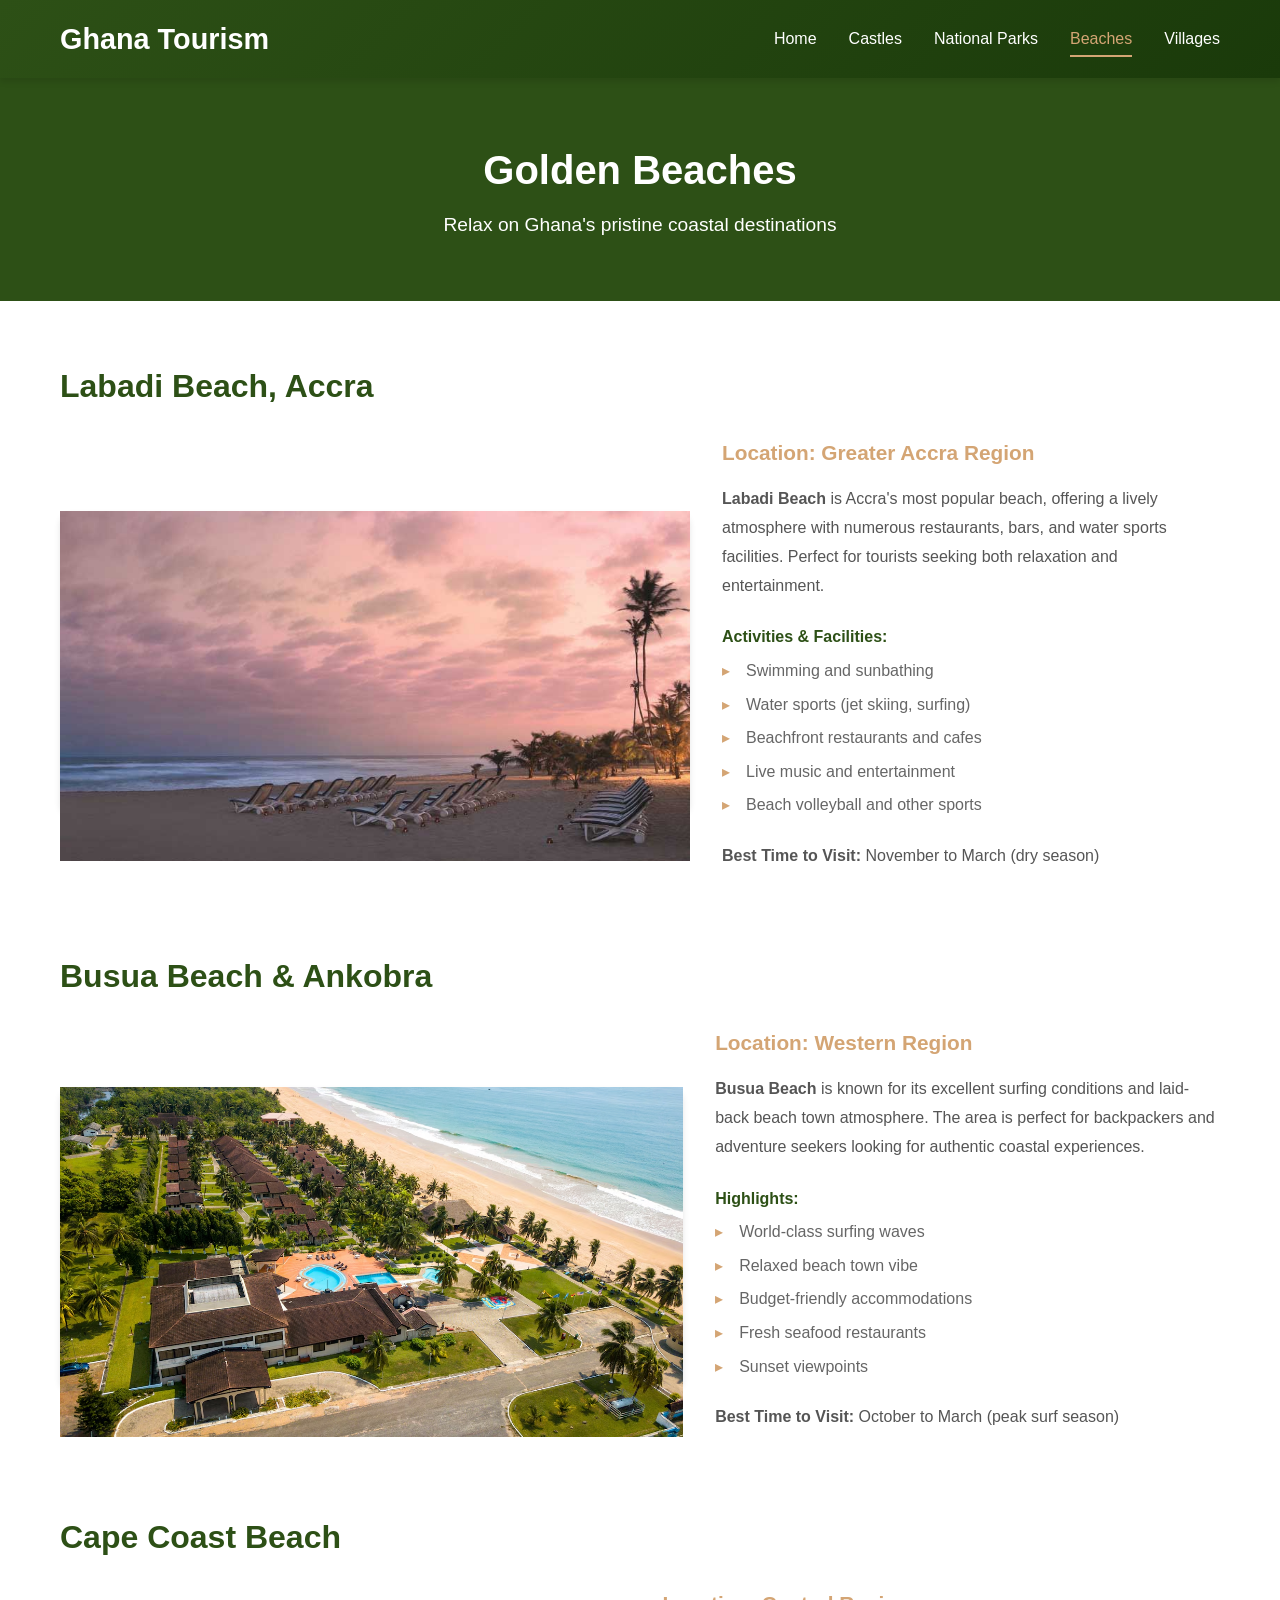
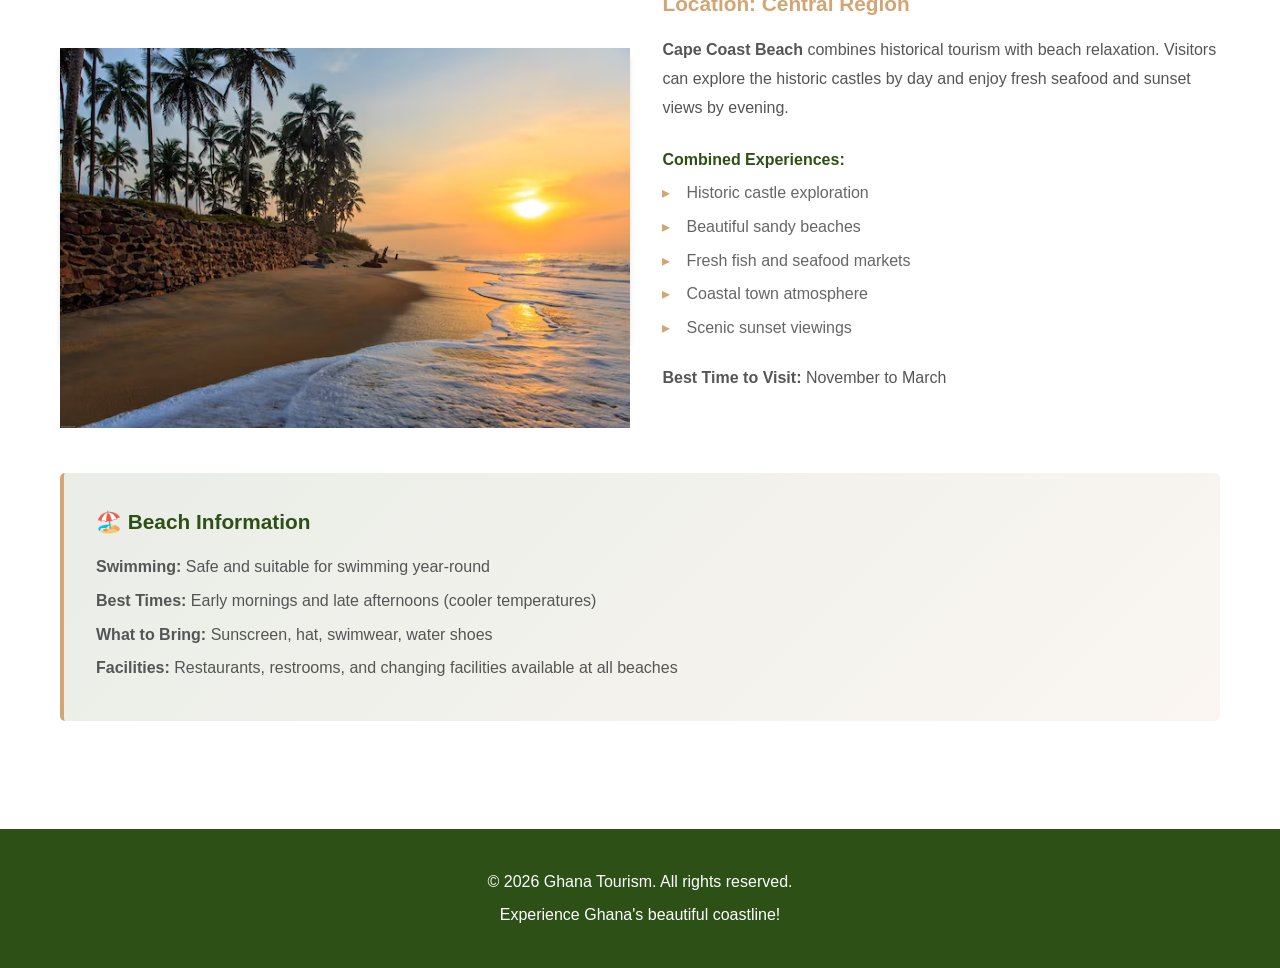
<file: beaches.html>
<!DOCTYPE html>
<html lang="en">
<head>
    <meta charset="UTF-8">
    <meta name="viewport" content="width=device-width, initial-scale=1.0">
    <title>Beaches - Ghana Tourism</title>
    <link rel="stylesheet" href="style.css">
</head>
<body>
    <!-- Navigation -->
    <nav class="navbar">
        <div class="nav-container">
            <div class="nav-brand">
                <h2>Ghana Tourism</h2>
            </div>
            <button class="menu-toggle" id="menuToggle">☰</button>
            <ul class="nav-links" id="navLinks">
                <li><a href="index.html">Home</a></li>
                <li><a href="castles.html">Castles</a></li>
                <li><a href="national-parks.html">National Parks</a></li>
                <li><a href="beaches.html" class="active">Beaches</a></li>
                <li><a href="villages.html">Villages</a></li>
            </ul>
        </div>
    </nav>

    <!-- Page Header -->
    <section class="page-header">
        <h1>Golden Beaches</h1>
        <p>Relax on Ghana's pristine coastal destinations</p>
    </section>

    <!-- Main Content -->
    <section class="content-section">
        <div class="destination-detail">
            <h2>Labadi Beach, Accra</h2>
            <div class="detail-grid">
                <div class="detail-image"><img src="images/Beach2.jpg" alt="Labadi Beach" height="350px"></div>
                <div class="detail-text">
                    <h3>Location: Greater Accra Region</h3>
                    <p><strong>Labadi Beach</strong> is Accra's most popular beach, offering a lively atmosphere with numerous restaurants, bars, and water sports facilities. Perfect for tourists seeking both relaxation and entertainment.</p>
                    <h4>Activities & Facilities:</h4>
                    <ul>
                        <li>Swimming and sunbathing</li>
                        <li>Water sports (jet skiing, surfing)</li>
                        <li>Beachfront restaurants and cafes</li>
                        <li>Live music and entertainment</li>
                        <li>Beach volleyball and other sports</li>
                    </ul>
                    <p><strong>Best Time to Visit:</strong> November to March (dry season)</p>
                </div>
            </div>
        </div>

        <div class="destination-detail">
            <h2>Busua Beach & Ankobra</h2>
            <div class="detail-grid">
                <div class="detail-image"><img src="images/Beach3.jpg" alt="Busua Beach" height="350px"></div>
                <div class="detail-text">
                    <h3>Location: Western Region</h3>
                    <p><strong>Busua Beach</strong> is known for its excellent surfing conditions and laid-back beach town atmosphere. The area is perfect for backpackers and adventure seekers looking for authentic coastal experiences.</p>
                    <h4>Highlights:</h4>
                    <ul>
                        <li>World-class surfing waves</li>
                        <li>Relaxed beach town vibe</li>
                        <li>Budget-friendly accommodations</li>
                        <li>Fresh seafood restaurants</li>
                        <li>Sunset viewpoints</li>
                    </ul>
                    <p><strong>Best Time to Visit:</strong> October to March (peak surf season)</p>
                </div>
            </div>
        </div>

        <div class="destination-detail">
            <h2>Cape Coast Beach</h2>
            <div class="detail-grid">
                <div class="detail-image"><img src="images/Beach4.jpg" alt="Cape Coast Beach" height="380px"></div>
                <div class="detail-text">
                    <h3>Location: Central Region</h3>
                    <p><strong>Cape Coast Beach</strong> combines historical tourism with beach relaxation. Visitors can explore the historic castles by day and enjoy fresh seafood and sunset views by evening.</p>
                    <h4>Combined Experiences:</h4>
                    <ul>
                        <li>Historic castle exploration</li>
                        <li>Beautiful sandy beaches</li>
                        <li>Fresh fish and seafood markets</li>
                        <li>Coastal town atmosphere</li>
                        <li>Scenic sunset viewings</li>
                    </ul>
                    <p><strong>Best Time to Visit:</strong> November to March</p>
                </div>
            </div>
        </div>

        <div class="info-box">
            <h3>🏖️ Beach Information</h3>
            <p><strong>Swimming:</strong> Safe and suitable for swimming year-round</p>
            <p><strong>Best Times:</strong> Early mornings and late afternoons (cooler temperatures)</p>
            <p><strong>What to Bring:</strong> Sunscreen, hat, swimwear, water shoes</p>
            <p><strong>Facilities:</strong> Restaurants, restrooms, and changing facilities available at all beaches</p>
        </div>
    </section>

    <!-- Footer -->
    <footer class="footer">
        <div class="footer-content">
            <p>&copy; 2026 Ghana Tourism. All rights reserved.</p>
            <p>Experience Ghana's beautiful coastline!</p>
        </div>
    </footer>

    <script src="script.js"></script>
</body>
</html>
</file>
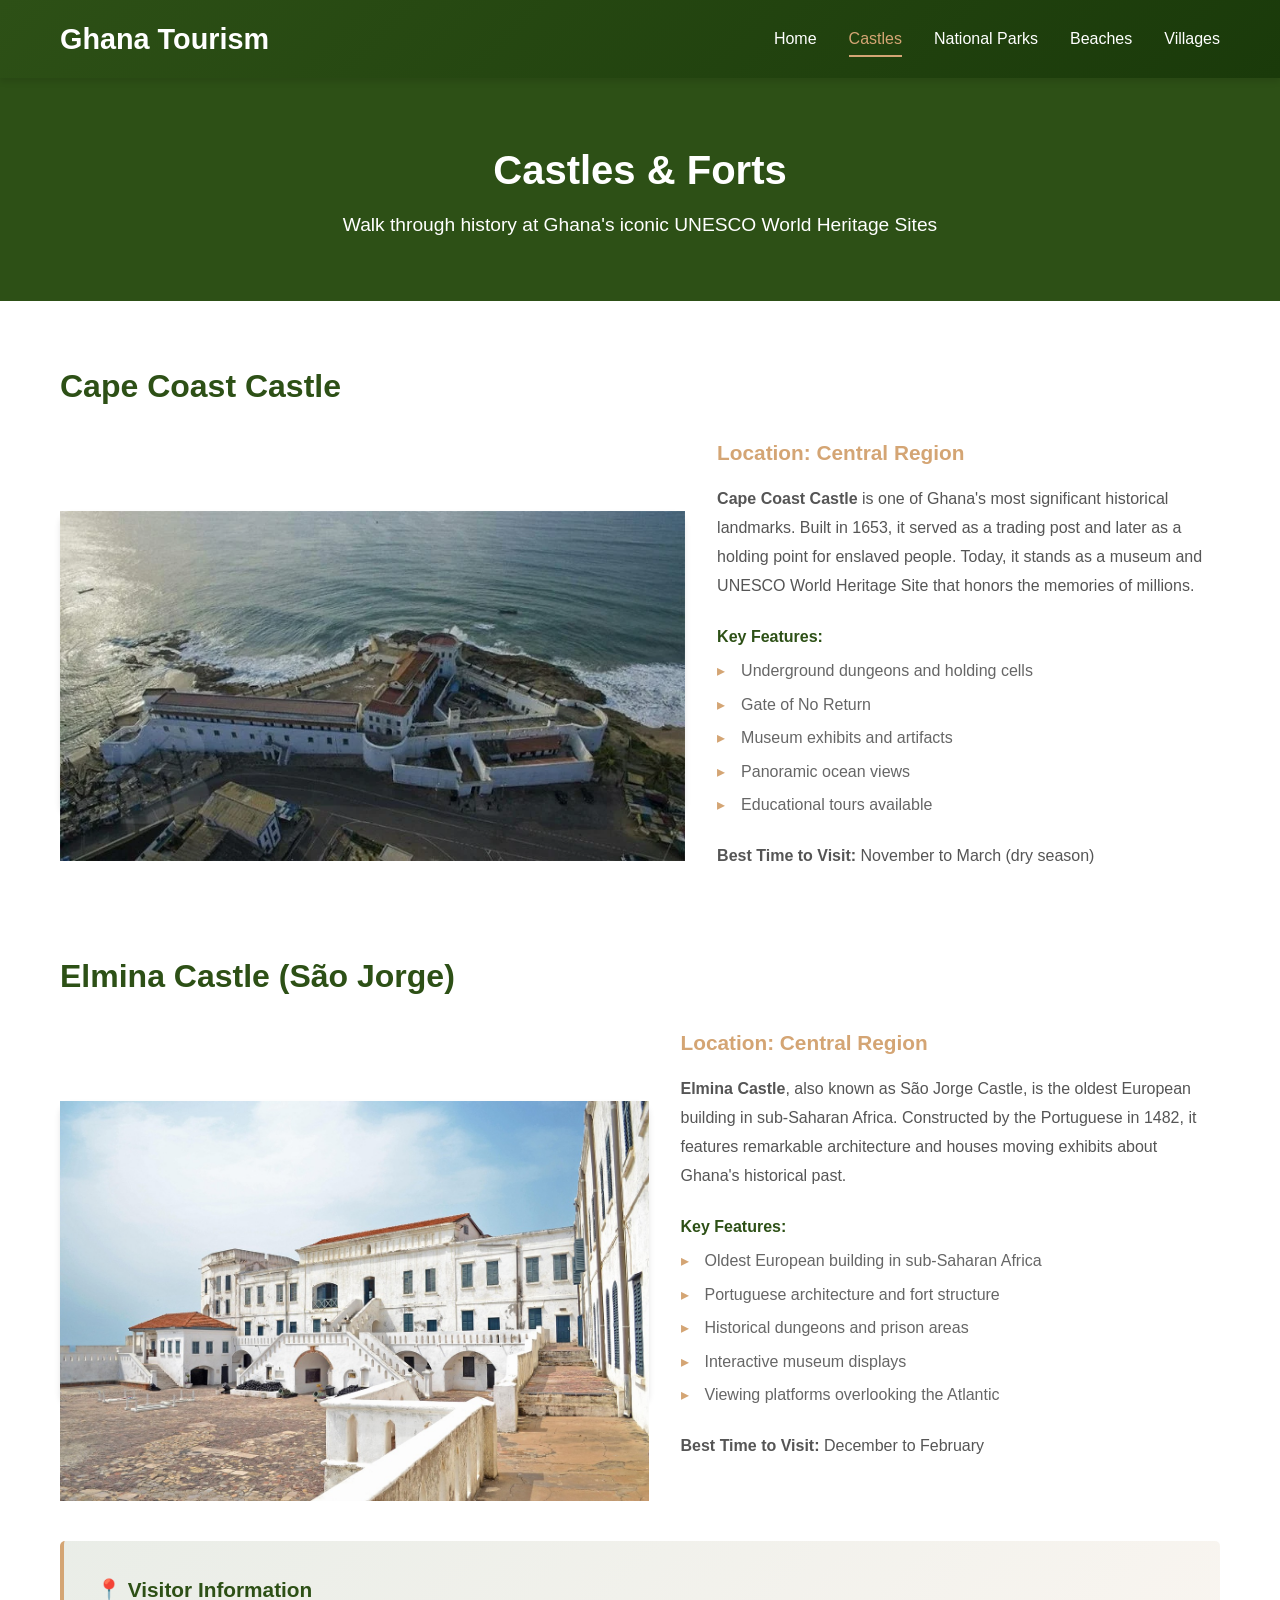
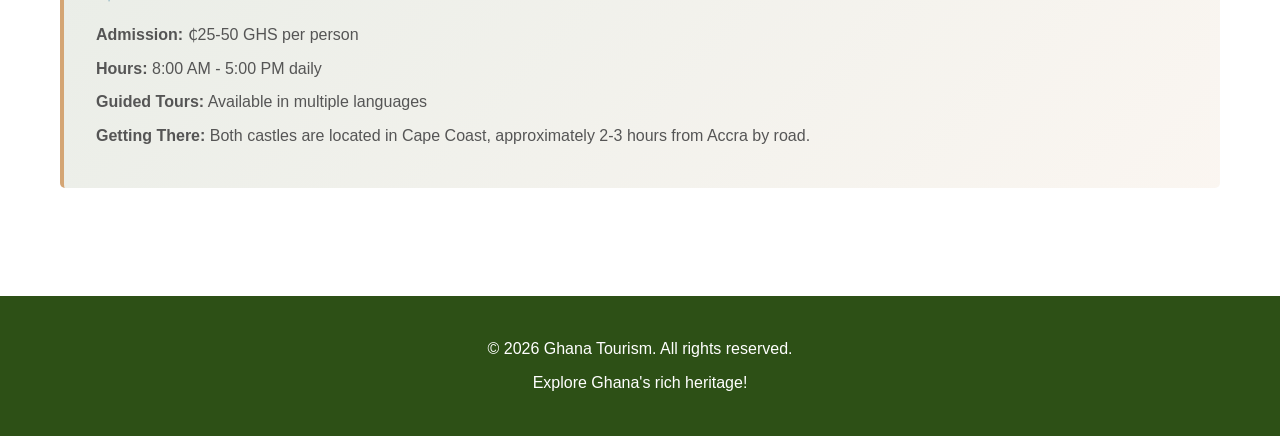
<file: castles.html>
<!DOCTYPE html>
<html lang="en">
<head>
    <meta charset="UTF-8">
    <meta name="viewport" content="width=device-width, initial-scale=1.0">
    <title>Historic Castles - Ghana Tourism</title>
    <link rel="stylesheet" href="style.css">
</head>
<body>
    <!-- Navigation -->
    <nav class="navbar">
        <div class="nav-container">
            <div class="nav-brand">
                <h2>Ghana Tourism</h2>
            </div>
            <button class="menu-toggle" id="menuToggle">☰</button>
            <ul class="nav-links" id="navLinks">
                <li><a href="index.html">Home</a></li>
                <li><a href="castles.html" class="active">Castles</a></li>
                <li><a href="national-parks.html">National Parks</a></li>
                <li><a href="beaches.html">Beaches</a></li>
                <li><a href="villages.html">Villages</a></li>
            </ul>
        </div>
    </nav>

    <!-- Page Header -->
    <section class="page-header">
        <h1>Castles & Forts </h1>
        <p>Walk through history at Ghana's iconic UNESCO World Heritage Sites</p>
    </section>

    <!-- Main Content -->
    <section class="content-section">
        <div class="destination-detail">
            <h2>Cape Coast Castle</h2>
            <div class="detail-grid">
                <div class="detail-image"><img src="images/castle 2.webp" alt="Cape Coast Castle"height="350px" ></div>
                <div class="detail-text">
                    <h3>Location: Central Region</h3>
                    <p><strong>Cape Coast Castle</strong> is one of Ghana's most significant historical landmarks. Built in 1653, it served as a trading post and later as a holding point for enslaved people. Today, it stands as a museum and UNESCO World Heritage Site that honors the memories of millions.</p>
                    <h4>Key Features:</h4>
                    <ul>
                        <li>Underground dungeons and holding cells</li>
                        <li>Gate of No Return</li>
                        <li>Museum exhibits and artifacts</li>
                        <li>Panoramic ocean views</li>
                        <li>Educational tours available</li>
                    </ul>
                    <p><strong>Best Time to Visit:</strong> November to March (dry season)</p>
                </div>
            </div>
        </div>

        <div class="destination-detail">
            <h2>Elmina Castle (São Jorge)</h2>
            <div class="detail-grid">
                <div class="detail-image"><img src="images/castle3.jpg" alt="Elmina Castle" height="400px"></div>
                <div class="detail-text">
                    <h3>Location: Central Region</h3>
                    <p><strong>Elmina Castle</strong>, also known as São Jorge Castle, is the oldest European building in sub-Saharan Africa. Constructed by the Portuguese in 1482, it features remarkable architecture and houses moving exhibits about Ghana's historical past.</p>
                    <h4>Key Features:</h4>
                    <ul>
                        <li>Oldest European building in sub-Saharan Africa</li>
                        <li>Portuguese architecture and fort structure</li>
                        <li>Historical dungeons and prison areas</li>
                        <li>Interactive museum displays</li>
                        <li>Viewing platforms overlooking the Atlantic</li>
                    </ul>
                    <p><strong>Best Time to Visit:</strong> December to February</p>
                </div>
            </div>
        </div>

        <div class="info-box">
            <h3>📍 Visitor Information</h3>
            <p><strong>Admission:</strong> ₵25-50 GHS per person</p>
            <p><strong>Hours:</strong> 8:00 AM - 5:00 PM daily</p>
            <p><strong>Guided Tours:</strong> Available in multiple languages</p>
            <p><strong>Getting There:</strong> Both castles are located in Cape Coast, approximately 2-3 hours from Accra by road.</p>
        </div>
    </section>

    <!-- Footer -->
    <footer class="footer">
        <div class="footer-content">
            <p>&copy; 2026 Ghana Tourism. All rights reserved.</p>
            <p>Explore Ghana's rich heritage!</p>
        </div>
    </footer>

    <script src="script.js"></script>
</body>
</html>
</file>
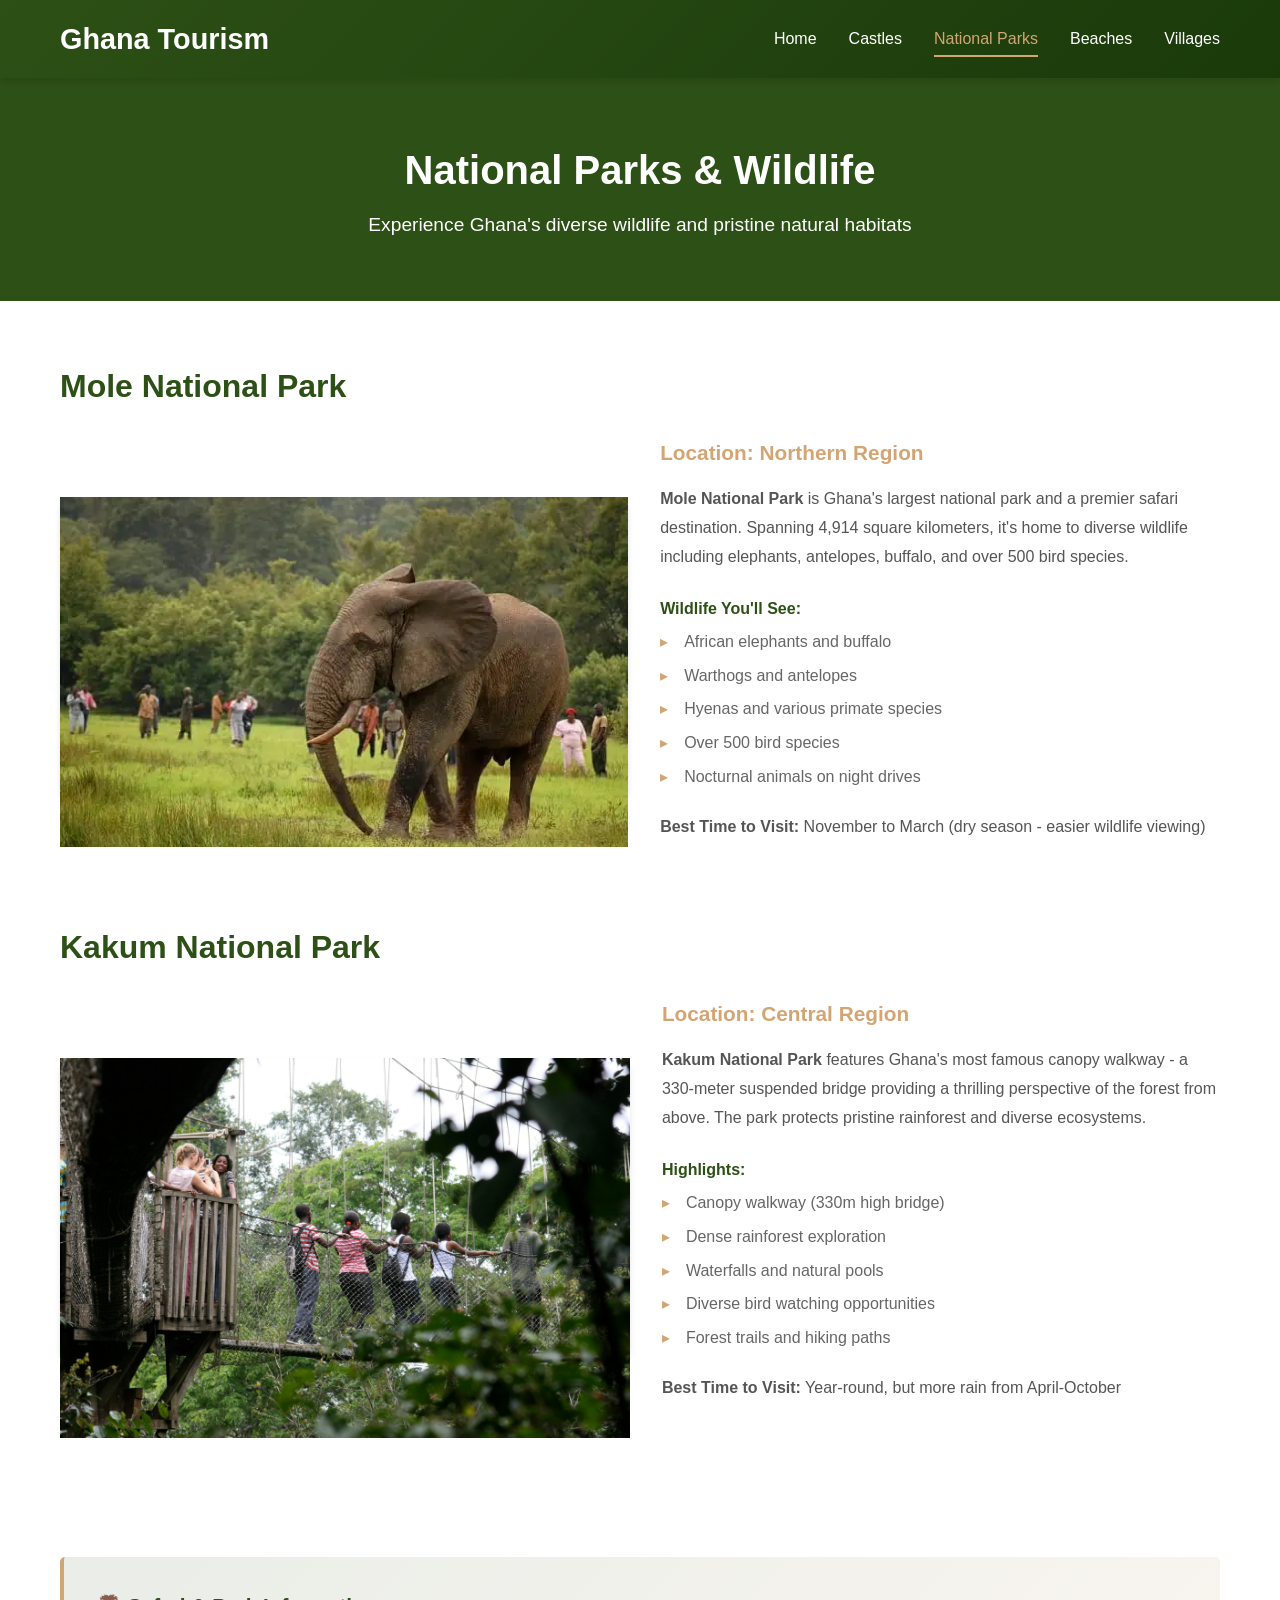
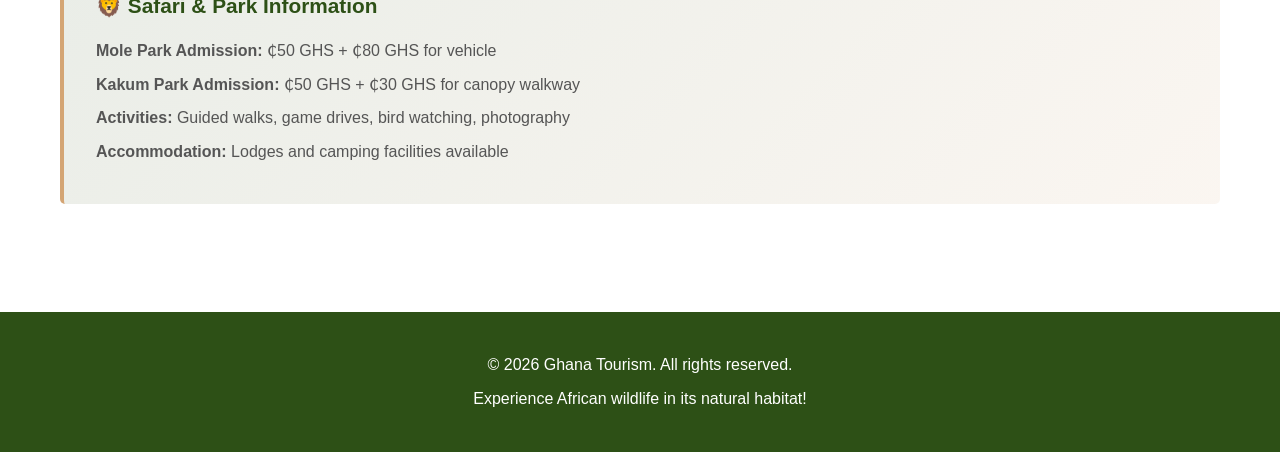
<file: national-parks.html>
<!DOCTYPE html>
<html lang="en">
<head>
    <meta charset="UTF-8">
    <meta name="viewport" content="width=device-width, initial-scale=1.0">
    <title>National Parks - Ghana Tourism</title>
    <link rel="stylesheet" href="style.css">
</head>
<body>
    <!-- Navigation -->
    <nav class="navbar">
        <div class="nav-container">
            <div class="nav-brand">
                <h2>Ghana Tourism</h2>
            </div>
            <button class="menu-toggle" id="menuToggle">☰</button>
            <ul class="nav-links" id="navLinks">
                <li><a href="index.html">Home</a></li>
                <li><a href="castles.html">Castles</a></li>
                <li><a href="national-parks.html" class="active">National Parks</a></li>
                <li><a href="beaches.html">Beaches</a></li>
                <li><a href="villages.html">Villages</a></li>
            </ul>
        </div>
    </nav>

    <!-- Page Header -->
    <section class="page-header">
        <h1>National Parks & Wildlife</h1>
        <p>Experience Ghana's diverse wildlife and pristine natural habitats</p>
    </section>

    <!-- Main Content -->
    <section class="content-section">
        <div class="destination-detail">
            <h2>Mole National Park</h2>
            <div class="detail-grid">
                <div class="detail-image"><img src="images/park2.webp" alt="National Parks" height="350px"></div>
                <div class="detail-text">
                    <h3>Location: Northern Region</h3>
                    <p><strong>Mole National Park</strong> is Ghana's largest national park and a premier safari destination. Spanning 4,914 square kilometers, it's home to diverse wildlife including elephants, antelopes, buffalo, and over 500 bird species.</p>
                    <h4>Wildlife You'll See:</h4>
                    <ul>
                        <li>African elephants and buffalo</li>
                        <li>Warthogs and antelopes</li>
                        <li>Hyenas and various primate species</li>
                        <li>Over 500 bird species</li>
                        <li>Nocturnal animals on night drives</li>
                    </ul>
                    <p><strong>Best Time to Visit:</strong> November to March (dry season - easier wildlife viewing)</p>
                </div>
            </div>
        </div>

        <div class="destination-detail">
            <h2>Kakum National Park</h2>
            <div class="detail-grid">
                <div class="detail-image"><img src="images/park3.webp" alt="Kakum National Park" height="380px"></div>
                <div class="detail-text">
                    <h3>Location: Central Region</h3>
                    <p><strong>Kakum National Park</strong> features Ghana's most famous canopy walkway - a 330-meter suspended bridge providing a thrilling perspective of the forest from above. The park protects pristine rainforest and diverse ecosystems.</p>
                    <h4>Highlights:</h4>
                    <ul>
                        <li>Canopy walkway (330m high bridge)</li>
                        <li>Dense rainforest exploration</li>
                        <li>Waterfalls and natural pools</li>
                        <li>Diverse bird watching opportunities</li>
                        <li>Forest trails and hiking paths</li>
                    </ul>
                    <p><strong>Best Time to Visit:</strong> Year-round, but more rain from April-October</p>
                </div>
            </div>
        </div>
        <br>
        <div class="info-box">
            <h3>🦁 Safari & Park Information</h3>
            <p><strong>Mole Park Admission:</strong> ₵50 GHS + ₵80 GHS for vehicle</p>
            <p><strong>Kakum Park Admission:</strong> ₵50 GHS + ₵30 GHS for canopy walkway</p>
            <p><strong>Activities:</strong> Guided walks, game drives, bird watching, photography</p>
            <p><strong>Accommodation:</strong> Lodges and camping facilities available</p>
        </div>
    </section>

    <!-- Footer -->
    <footer class="footer">
        <div class="footer-content">
            <p>&copy; 2026 Ghana Tourism. All rights reserved.</p>
            <p>Experience African wildlife in its natural habitat!</p>
        </div>
    </footer>

    <script src="script.js"></script>
</body>
</html>
</file>
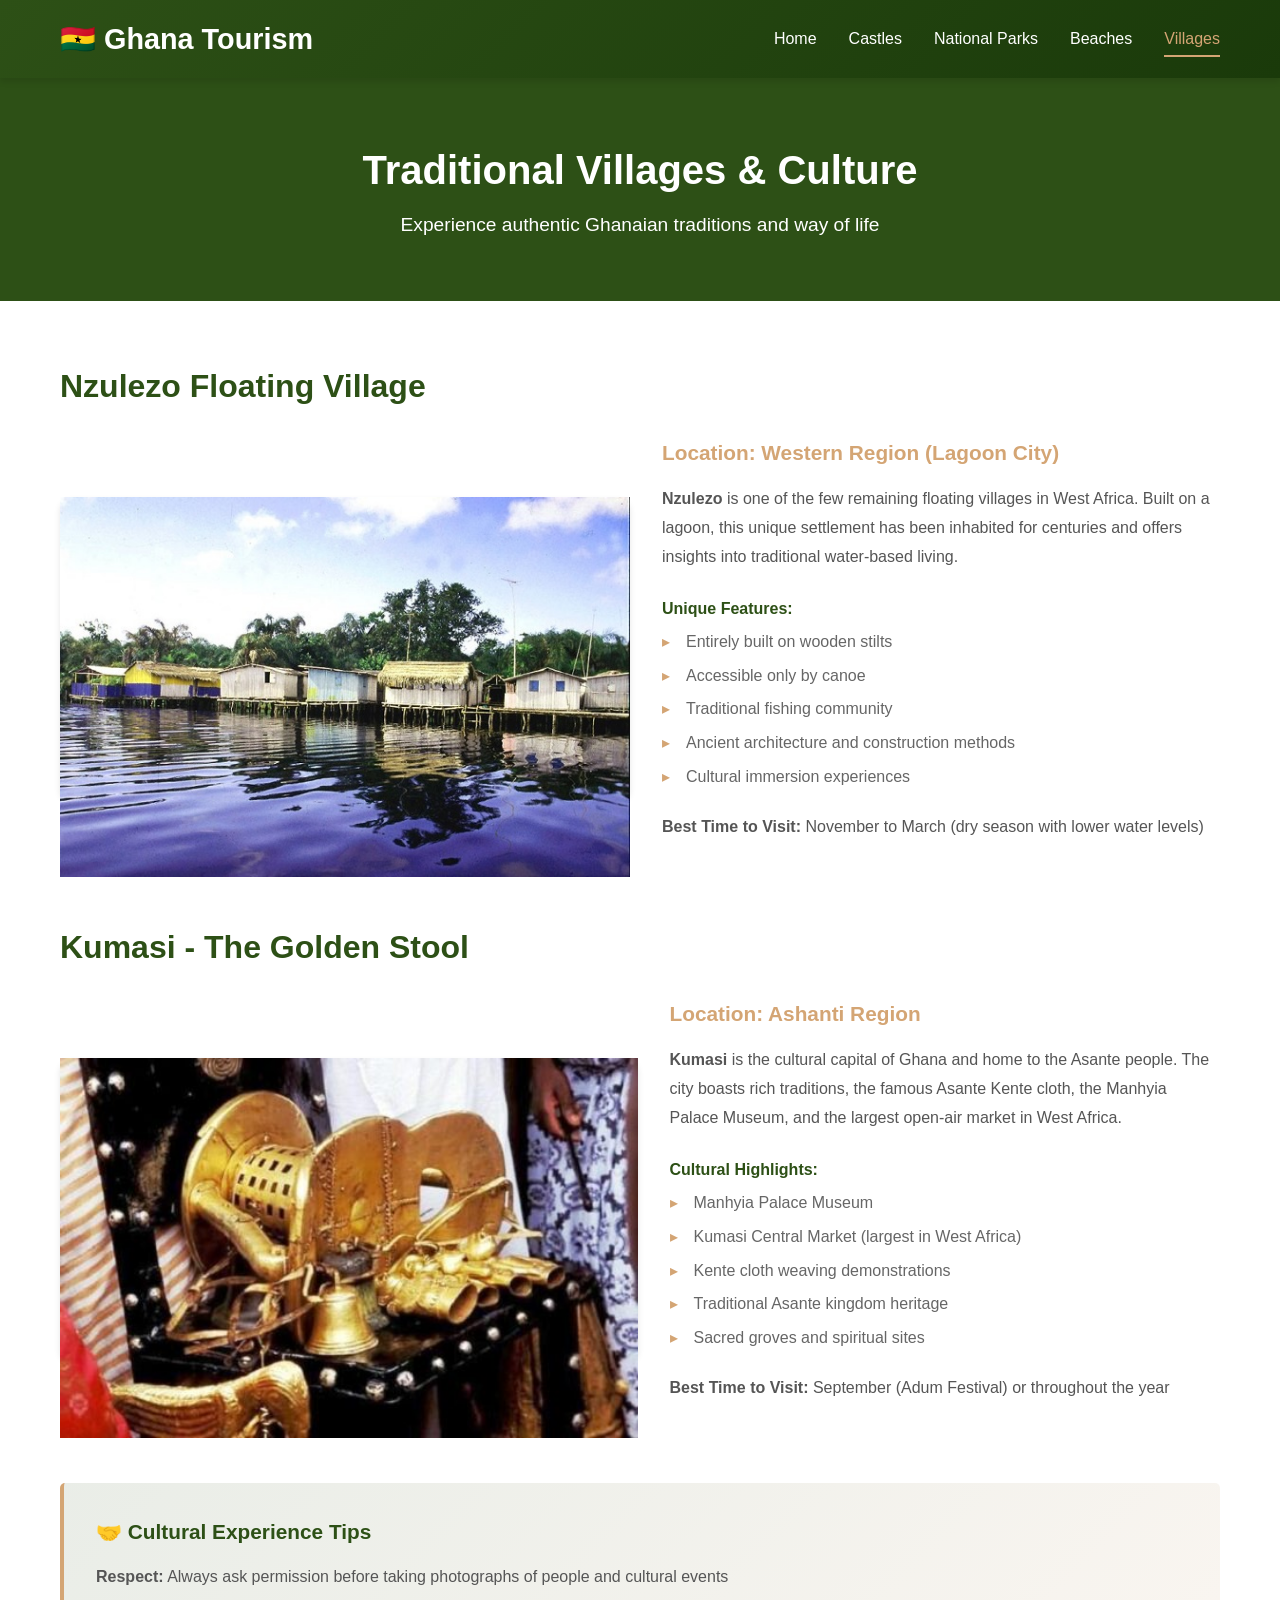
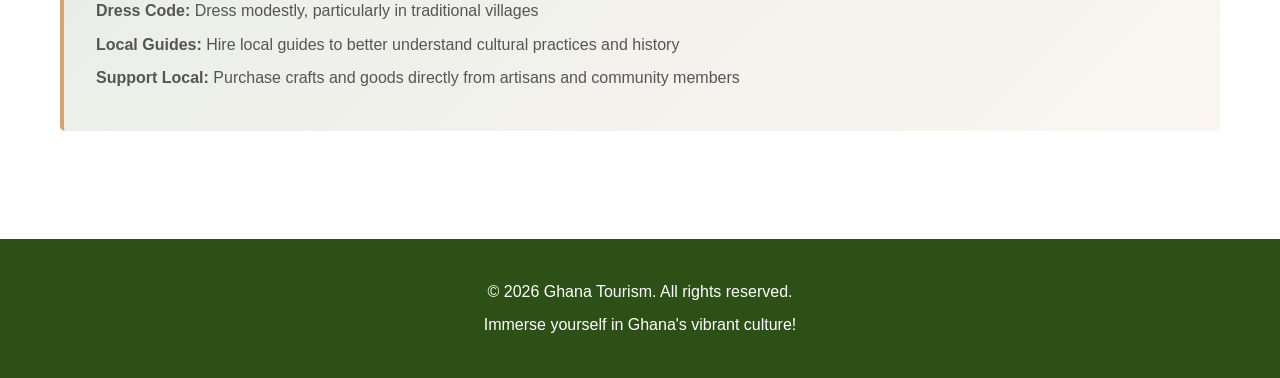
<file: villages.html>
<!DOCTYPE html>
<html lang="en">
<head>
    <meta charset="UTF-8">
    <meta name="viewport" content="width=device-width, initial-scale=1.0">
    <title>Traditional Villages - Ghana Tourism</title>
    <link rel="stylesheet" href="style.css">
</head>
<body>
    <!-- Navigation -->
    <nav class="navbar">
        <div class="nav-container">
            <div class="nav-brand">
                <h2>🇬🇭 Ghana Tourism</h2>
            </div>
            <button class="menu-toggle" id="menuToggle">☰</button>
            <ul class="nav-links" id="navLinks">
                <li><a href="index.html">Home</a></li>
                <li><a href="castles.html">Castles</a></li>
                <li><a href="national-parks.html">National Parks</a></li>
                <li><a href="beaches.html">Beaches</a></li>
                <li><a href="villages.html" class="active">Villages</a></li>
            </ul>
        </div>
    </nav>

    <!-- Page Header -->
    <section class="page-header">
        <h1>Traditional Villages & Culture</h1>
        <p>Experience authentic Ghanaian traditions and way of life</p>
    </section>

    <!-- Main Content -->
    <section class="content-section">
        <div class="destination-detail">
            <h2>Nzulezo Floating Village</h2>
            <div class="detail-grid">
                <div class="detail-image"><img src="images/village2.jpg" alt="Nzulezo Floating Village" height="380px"></div>
                <div class="detail-text">
                    <h3>Location: Western Region (Lagoon City)</h3>
                    <p><strong>Nzulezo</strong> is one of the few remaining floating villages in West Africa. Built on a lagoon, this unique settlement has been inhabited for centuries and offers insights into traditional water-based living.</p>
                    <h4>Unique Features:</h4>
                    <ul>
                        <li>Entirely built on wooden stilts</li>
                        <li>Accessible only by canoe</li>
                        <li>Traditional fishing community</li>
                        <li>Ancient architecture and construction methods</li>
                        <li>Cultural immersion experiences</li>
                    </ul>
                    <p><strong>Best Time to Visit:</strong> November to March (dry season with lower water levels)</p>
                </div>
            </div>
        </div>
        
        <div class="destination-detail">
            <h2>Kumasi - The Golden Stool</h2>
            <div class="detail-grid">
                <div class="detail-image"><img src="images/village3.jpg" alt="Kumasi Cultural Heritage" height="380px"></div>
                <div class="detail-text">
                    <h3>Location: Ashanti Region</h3>
                    <p><strong>Kumasi</strong> is the cultural capital of Ghana and home to the Asante people. The city boasts rich traditions, the famous Asante Kente cloth, the Manhyia Palace Museum, and the largest open-air market in West Africa.</p>
                    <h4>Cultural Highlights:</h4>
                    <ul>
                        <li>Manhyia Palace Museum</li>
                        <li>Kumasi Central Market (largest in West Africa)</li>
                        <li>Kente cloth weaving demonstrations</li>
                        <li>Traditional Asante kingdom heritage</li>
                        <li>Sacred groves and spiritual sites</li>
                    </ul>
                    <p><strong>Best Time to Visit:</strong> September (Adum Festival) or throughout the year</p>
                </div>
            </div>
        </div>

        <div class="info-box">
            <h3>🤝 Cultural Experience Tips</h3>
            <p><strong>Respect:</strong> Always ask permission before taking photographs of people and cultural events</p>
            <p><strong>Dress Code:</strong> Dress modestly, particularly in traditional villages</p>
            <p><strong>Local Guides:</strong> Hire local guides to better understand cultural practices and history</p>
            <p><strong>Support Local:</strong> Purchase crafts and goods directly from artisans and community members</p>
        </div>
    </section>

    <!-- Footer -->
    <footer class="footer">
        <div class="footer-content">
            <p>&copy; 2026 Ghana Tourism. All rights reserved.</p>
            <p>Immerse yourself in Ghana's vibrant culture!</p>
        </div>
    </footer>

    <script src="script.js"></script>
</body>
</html>
</file>
<file: style.css>
/* ============================================
   GLOBAL STYLES & VARIABLES
   ============================================ */
:root {
    --primary-color: #d4a574;
    --secondary-color: #2d5016;
    --text-color: #333;
    --light-bg: #f5f5f5;
    --border-color: #ddd;
    --shadow: 0 4px 6px rgba(0, 0, 0, 0.1);
    --transition: all 0.3s ease;
}

* {
    margin: 0;
    padding: 0;
    box-sizing: border-box;
}

html {
    scroll-behavior: smooth;
}

body {
    font-family: 'Segoe UI', Tahoma, Geneva, Verdana, sans-serif;
    line-height: 1.6;
    color: var(--text-color);
    background-color: #fff;
}

/* ============================================
   NAVIGATION BAR
   ============================================ */
.navbar {
    background: linear-gradient(135deg, var(--secondary-color), #1a3a0a);
    color: white;
    position: sticky;
    top: 0;
    z-index: 1000;
    box-shadow: var(--shadow);
}

.nav-container {
    max-width: 1200px;
    margin: 0 auto;
    padding: 1rem 20px;
    display: flex;
    justify-content: space-between;
    align-items: center;
}

.nav-brand h2 {
    font-size: 1.8rem;
    margin: 0;
}

.nav-links {
    display: flex;
    list-style: none;
    gap: 2rem;
}

.nav-links a {
    color: white;
    text-decoration: none;
    font-weight: 500;
    transition: var(--transition);
    padding: 0.5rem 0;
}

.nav-links a:hover,
.nav-links a.active {
    color: var(--primary-color);
    border-bottom: 2px solid var(--primary-color);
}

.menu-toggle {
    display: none;
    background: none;
    border: none;
    color: white;
    font-size: 1.5rem;
    cursor: pointer;
}

/* ============================================
   HERO SECTION
   ============================================ */
.hero {
    background: linear-gradient(135deg, var(--secondary-color), #2d5016), 
                url('data:image/svg+xml,<svg xmlns="http://www.w3.org/2000/svg" viewBox="0 0 1200 600"><rect fill="%23d4a574" opacity="0.1" width="1200" height="600"/></svg>');
    background-size: cover;
    background-position: center;
    color: white;
    padding: 150px 20px;
    text-align: center;
    min-height: 500px;
    display: flex;
    align-items: center;
    justify-content: center;
}

.hero-content h1 {
    font-size: 3.5rem;
    margin-bottom: 1rem;
    text-shadow: 2px 2px 4px rgba(0, 0, 0, 0.3);
}

.hero-content p {
    font-size: 1.5rem;
    margin-bottom: 2rem;
    text-shadow: 1px 1px 3px rgba(0, 0, 0, 0.3);
}

/* ============================================
   BUTTONS
   ============================================ */
.btn {
    padding: 12px 30px;
    border: none;
    border-radius: 5px;
    font-size: 1rem;
    cursor: pointer;
    text-decoration: none;
    transition: var(--transition);
    display: inline-block;
    font-weight: 600;
}

.btn-primary {
    background: var(--primary-color);
    color: white;
}

.btn-primary:hover {
    background: #c99563;
    transform: translateY(-2px);
    box-shadow: 0 6px 12px rgba(0, 0, 0, 0.15);
}

.btn-secondary {
    background: var(--secondary-color);
    color: white;
}

.btn-secondary:hover {
    background: #1a3a0a;
    transform: translateY(-2px);
}

/* ============================================
   DESTINATIONS SECTION
   ============================================ */
.destinations {
    max-width: 1200px;
    margin: 0 auto;
    padding: 80px 20px;
}

.destinations h2 {
    text-align: center;
    font-size: 2.5rem;
    margin-bottom: 3rem;
    color: var(--secondary-color);
}

.destinations-grid {
    display: grid;
    grid-template-columns: repeat(auto-fit, minmax(280px, 1fr));
    gap: 2rem;
}

.destination-card {
    background: white;
    border-radius: 10px;
    overflow: hidden;
    box-shadow: var(--shadow);
    transition: var(--transition);
}

.destination-card:hover {
    transform: translateY(-10px);
    box-shadow: 0 8px 16px rgba(0, 0, 0, 0.2);
}

.card-image {
    height: 200px;
    background-size: cover;
    background-position: center;
}

.destination-card h3 {
    padding: 1.5rem 1.5rem 0.5rem;
    color: var(--secondary-color);
    font-size: 1.5rem;
}

.destination-card p {
    padding: 0 1.5rem;
    color: #666;
    margin-bottom: 1rem;
}

.destination-card .btn {
    margin: 1.5rem;
    display: block;
    text-align: center;
}

/* ============================================
   ABOUT SECTION
   ============================================ */
.about {
    background: var(--light-bg);
    padding: 80px 20px;
}

.about h2 {
    text-align: center;
    font-size: 2.5rem;
    margin-bottom: 3rem;
    color: var(--secondary-color);
}

.about-content {
    max-width: 1200px;
    margin: 0 auto;
    display: grid;
    grid-template-columns: 1fr 1fr;
    gap: 3rem;
    align-items: center;
}

.about-text h3 {
    font-size: 2rem;
    margin-bottom: 1rem;
    color: var(--secondary-color);
}

.about-text p {
    margin-bottom: 1.5rem;
    line-height: 1.8;
    color: #555;
}

.about-text ul {
    list-style: none;
}

.about-text li {
    padding: 0.5rem 0;
    font-size: 1.1rem;
    color: #555;
}

.about-stats {
    display: grid;
    grid-template-columns: repeat(3, 1fr);
    gap: 1rem;
}

.stat {
    background: white;
    padding: 2rem;
    border-radius: 10px;
    text-align: center;
    box-shadow: var(--shadow);
}

.stat h4 {
    font-size: 2.5rem;
    color: var(--primary-color);
    margin-bottom: 0.5rem;
}

.stat p {
    color: #666;
    margin: 0;
}

/* ============================================
   PAGE HEADER (For detail pages)
   ============================================ */
.page-header {
    background: linear-gradient(135deg, var(--secondary-color), #2d5016);
    color: white;
    padding: 60px 20px;
    text-align: center;
}

.page-header h1 {
    font-size: 2.5rem;
    margin-bottom: 0.5rem;
}

.page-header p {
    font-size: 1.2rem;
}

/* ============================================
   CONTENT SECTION
   ============================================ */
.content-section {
    max-width: 1200px;
    margin: 0 auto;
    padding: 60px 20px;
}

.destination-detail {
    margin-bottom: 4rem;
}

.destination-detail h2 {
    font-size: 2rem;
    color: var(--secondary-color);
    margin-bottom: 1.5rem;
}

.detail-grid {
    display: grid;
    grid-template-columns: 1fr 1fr;
    gap: 2rem;
    align-items: center;
    margin-bottom: 2rem;
}

.detail-image {
    height: 300px;
    border-radius: 10px;
    box-shadow: var(--shadow);
}

.detail-text h3 {
    color: var(--primary-color);
    margin-bottom: 1rem;
    font-size: 1.3rem;
}

.detail-text p {
    margin-bottom: 1rem;
    line-height: 1.8;
    color: #555;
}

.detail-text h4 {
    color: var(--secondary-color);
    margin-top: 1.5rem;
    margin-bottom: 0.5rem;
}

.detail-text ul {
    list-style: none;
    margin-bottom: 1.5rem;
}

.detail-text li {
    padding-left: 1.5rem;
    margin-bottom: 0.5rem;
    position: relative;
    color: #666;
}

.detail-text li:before {
    content: "▸";
    position: absolute;
    left: 0;
    color: var(--primary-color);
}

.info-box {
    background: linear-gradient(135deg, rgba(45, 80, 22, 0.1), rgba(212, 165, 116, 0.1));
    border-left: 4px solid var(--primary-color);
    padding: 2rem;
    border-radius: 5px;
    margin-top: 3rem;
}

.info-box h3 {
    color: var(--secondary-color);
    margin-bottom: 1rem;
    font-size: 1.3rem;
}

.info-box p {
    margin-bottom: 0.5rem;
    color: #555;
}

/* ============================================
   FOOTER
   ============================================ */
.footer {
    background: var(--secondary-color);
    color: white;
    text-align: center;
    padding: 2rem;
    margin-top: 3rem;
}

.footer-content p {
    margin: 0.5rem 0;
}

/* ============================================
   RESPONSIVE DESIGN
   ============================================ */

/* Tablets (768px and below) */
@media (max-width: 768px) {
    .menu-toggle {
        display: block;
    }

    .nav-links {
        display: none;
        flex-direction: column;
        gap: 1rem;
        position: absolute;
        top: 100%;
        left: 0;
        right: 0;
        background: rgba(45, 80, 22, 0.95);
        padding: 1rem 20px;
        width: 100%;
    }

    .nav-links.active {
        display: flex;
    }

    .hero-content h1 {
        font-size: 2rem;
    }

    .hero-content p {
        font-size: 1.1rem;
    }

    .destinations h2,
    .about h2,
    .page-header h1 {
        font-size: 2rem;
    }

    .about-content {
        grid-template-columns: 1fr;
    }

    .about-stats {
        grid-template-columns: 1fr;
    }

    .detail-grid {
        grid-template-columns: 1fr;
    }

    .detail-image {
        height: 200px;
    }

    .destinations-grid {
        grid-template-columns: 1fr;
    }

    .nav-container {
        padding: 1rem 15px;
    }

    .nav-brand h2 {
        font-size: 1.3rem;
    }
}

/* Mobile (480px and below) */
@media (max-width: 480px) {
    .hero {
        padding: 100px 15px;
        min-height: 400px;
    }

    .hero-content h1 {
        font-size: 1.5rem;
        margin-bottom: 0.5rem;
    }

    .hero-content p {
        font-size: 1rem;
        margin-bottom: 1rem;
    }

    .btn {
        padding: 10px 20px;
        font-size: 0.9rem;
    }

    .nav-links {
        gap: 0;
    }

    .nav-links a {
        padding: 0.75rem 0;
        display: block;
    }

    .page-header {
        padding: 40px 15px;
    }

    .page-header h1 {
        font-size: 1.5rem;
    }

    .page-header p {
        font-size: 1rem;
    }

    .content-section {
        padding: 40px 15px;
    }

    .destinations {
        padding: 40px 15px;
    }

    .about {
        padding: 40px 15px;
    }

    .destination-detail h2 {
        font-size: 1.5rem;
    }

    .info-box {
        padding: 1.5rem;
    }

    .stat h4 {
        font-size: 2rem;
    }
}

/* ============================================
   UTILITY CLASSES & ANIMATIONS
   ============================================ */
.active {
    border-bottom: 2px solid var(--primary-color) !important;
}

/* Smooth transitions for interactive elements */
a, button, input {
    transition: var(--transition);
}

/* Scrollbar styling (Chrome/Safari) */
::-webkit-scrollbar {
    width: 10px;
}

::-webkit-scrollbar-track {
    background: var(--light-bg);
}

::-webkit-scrollbar-thumb {
    background: var(--primary-color);
    border-radius: 5px;
}

::-webkit-scrollbar-thumb:hover {
    background: var(--secondary-color);
}

/* Selection color */
::selection {
    background: var(--primary-color);
    color: white;
}
</file>
